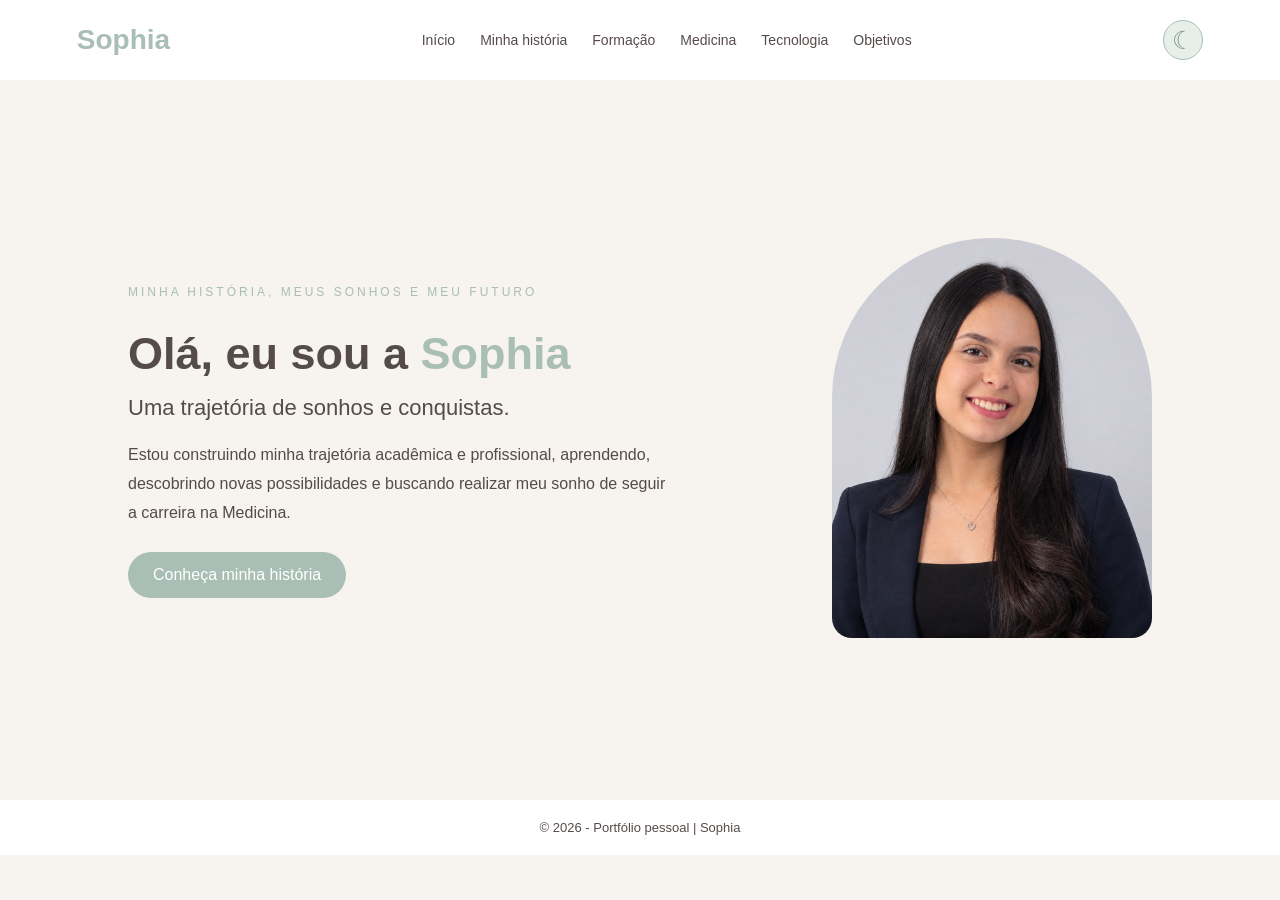
<file: index.html>
<!DOCTYPE html>
<html lang="pt-br">
<head>
    <meta charset="UTF-8">
    <meta name="viewport" content="width=device-width, initial-scale=1.0">

    <title>Meu Portfólio | Sophia</title>

    <link rel="stylesheet" href="css/style.css">
    <script src="js/script.js" defer></script>
</head>
<body>

    <!-- MENU DE NAVEGAÇÃO -->
    <header>
        <nav>
            <h2 class="logo">Sophia</h2>

            <ul>
                <li><a href="index.html">Início</a></li>
                <li><a href="historia.html">Minha história</a></li>
                <li><a href="formacao.html">Formação</a></li>
                <li><a href="medicina.html">Medicina</a></li>
                <li><a href="tecnologia.html">Tecnologia</a></li>
                <li><a href="objetivos.html">Objetivos</a></li>
            </ul>
        </nav>
    </header>

    <!-- APRESENTAÇÃO INICIAL -->
    <main>
        <section class="inicio">

            <div class="texto-inicio">
                <p class="subtitulo">MINHA HISTÓRIA, MEUS SONHOS E MEU FUTURO</p>

                <h1>Olá, eu sou a <span>Sophia</span></h1>

                <h2>Uma trajetória de sonhos e conquistas.</h2>

                <p>
                    Estou construindo minha trajetória acadêmica e
                    profissional, aprendendo, descobrindo novas
                    possibilidades e buscando realizar meu sonho
                    de seguir a carreira na Medicina.
                </p>

                <a href="historia.html" class="botao">
                    Conheça minha história
                </a>
            </div>

            <div class="foto-inicio">
                <img src="imagens/minha-foto.jpg" alt="Foto de Sophia">
            </div>

        </section>
    </main>

    <!-- RODAPÉ -->
    <footer>
        <p>© 2026 - Portfólio pessoal | Sophia</p>
    </footer>

</body>
</html>
</file>
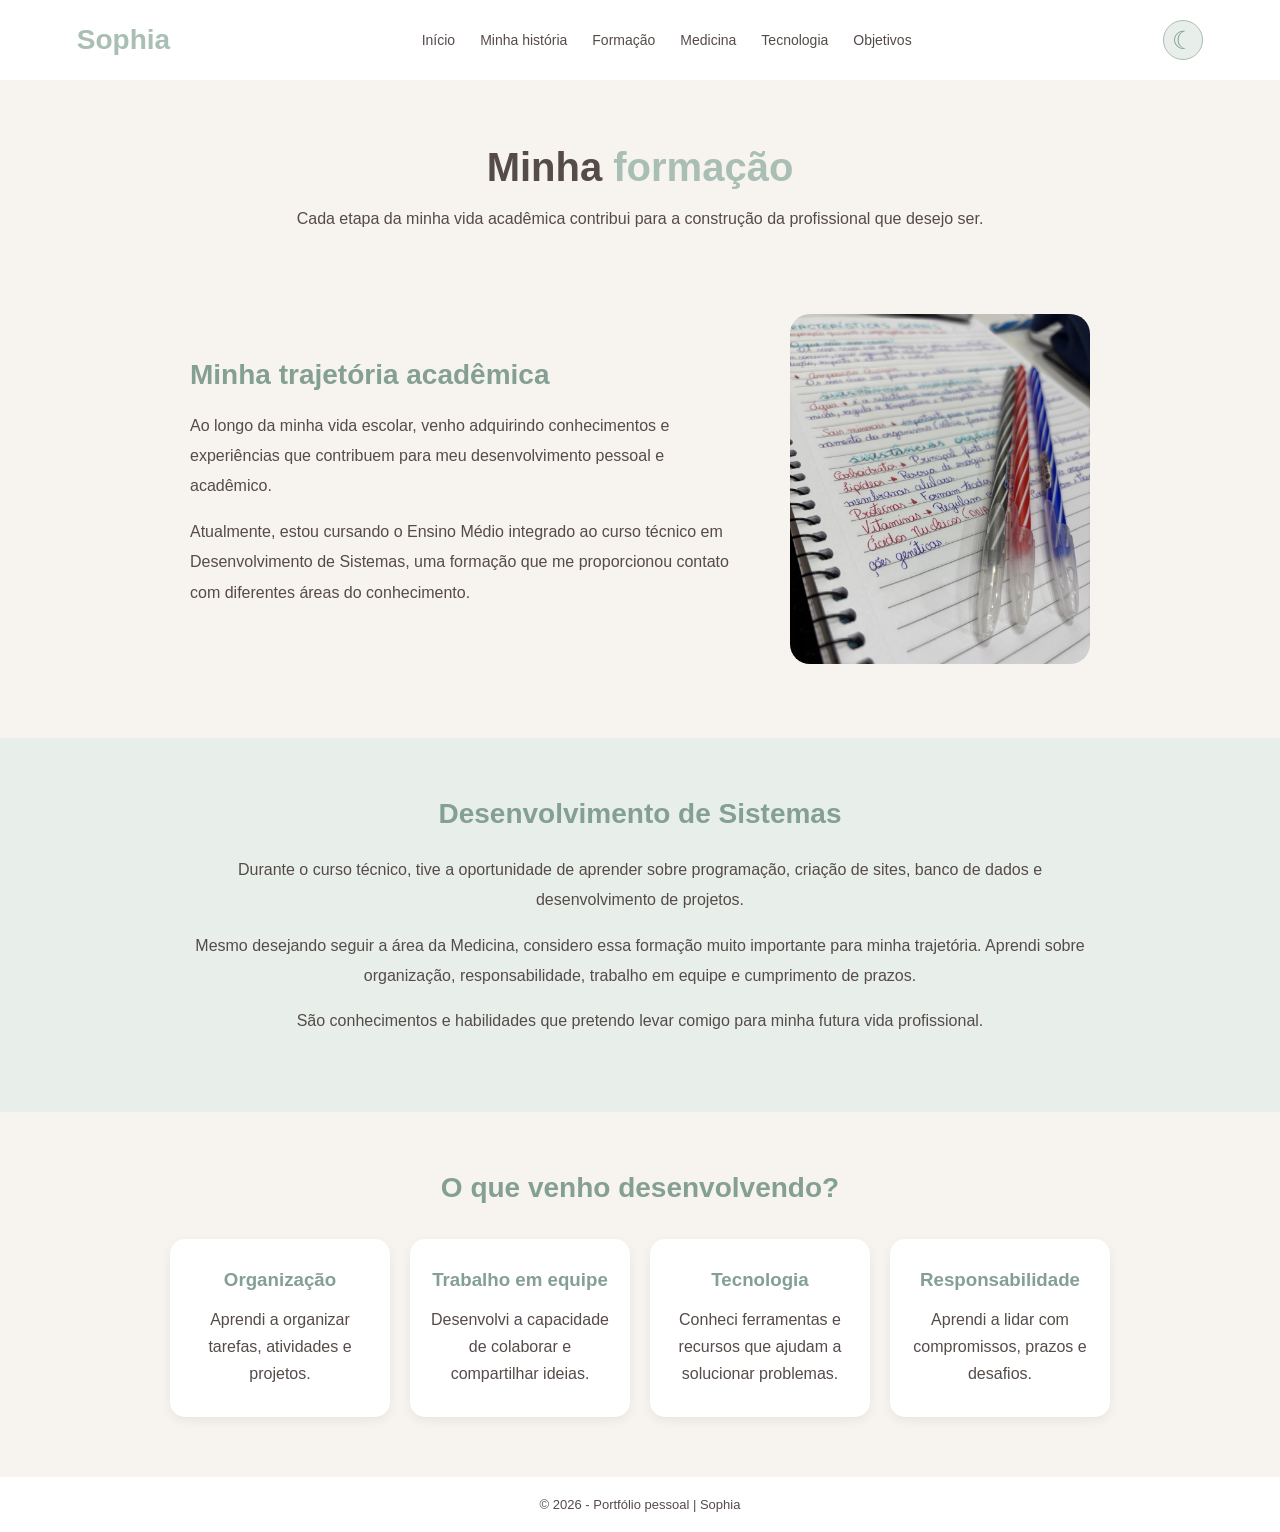
<file: formacao.html>
<!DOCTYPE html>
<html lang="pt-br">

<head>
    <meta charset="UTF-8">
    <meta name="viewport" content="width=device-width, initial-scale=1.0">
    <title>Minha Formação | Sophia</title>
    <link rel="stylesheet" href="css/style.css">
    <script src="js/script.js" defer></script>
</head>

<body>

    <!-- MENU -->
    <header>
        <nav>
            <h2 class="logo">Sophia</h2>

            <ul>
                <li><a href="index.html">Início</a></li>
                <li><a href="historia.html">Minha história</a></li>
                <li><a href="formacao.html">Formação</a></li>
                <li><a href="medicina.html">Medicina</a></li>
                <li><a href="tecnologia.html">Tecnologia</a></li>
                <li><a href="objetivos.html">Objetivos</a></li>
            </ul>
        </nav>
    </header>

    <main>

        <!-- TÍTULO -->
        <section class="titulo-pagina">
            <h1>Minha <span>formação</span></h1>

            <p>
                Cada etapa da minha vida acadêmica contribui
                para a construção da profissional que desejo ser.
            </p>
        </section>

        <!-- TRAJETÓRIA ESCOLAR -->
        <section class="formacao-escolar">

            <div class="texto-formacao">
                <h2>Minha trajetória acadêmica</h2>

                <p>
                    Ao longo da minha vida escolar, venho adquirindo
                    conhecimentos e experiências que contribuem
                    para meu desenvolvimento pessoal e acadêmico.
                </p>

                <p>
                    Atualmente, estou cursando o Ensino Médio
                    integrado ao curso técnico em Desenvolvimento
                    de Sistemas, uma formação que me proporcionou
                    contato com diferentes áreas do conhecimento.
                </p>
            </div>

            <div class="imagem-formacao">
                <img src="imagens/formacao.jpg"
                     alt="Minha trajetória de estudos">
            </div>

        </section>

        <!-- CURSO TÉCNICO -->
        <section class="curso-tecnico">

            <h2>Desenvolvimento de Sistemas</h2>

            <p>
                Durante o curso técnico, tive a oportunidade de
                aprender sobre programação, criação de sites,
                banco de dados e desenvolvimento de projetos.
            </p>

            <p>
                Mesmo desejando seguir a área da Medicina, considero
                essa formação muito importante para minha trajetória.
                Aprendi sobre organização, responsabilidade,
                trabalho em equipe e cumprimento de prazos.
            </p>

            <p>
                São conhecimentos e habilidades que pretendo levar
                comigo para minha futura vida profissional.
            </p>

        </section>

        <!-- APRENDIZADOS -->
        <section class="aprendizados">

            <h2>O que venho desenvolvendo?</h2>

            <div class="cards-aprendizados">

                <div class="card-aprendizado">
                    <h3>Organização</h3>
                    <p>
                        Aprendi a organizar tarefas, atividades
                        e projetos.
                    </p>
                </div>

                <div class="card-aprendizado">
                    <h3>Trabalho em equipe</h3>
                    <p>
                        Desenvolvi a capacidade de colaborar
                        e compartilhar ideias.
                    </p>
                </div>

                <div class="card-aprendizado">
                    <h3>Tecnologia</h3>
                    <p>
                        Conheci ferramentas e recursos que
                        ajudam a solucionar problemas.
                    </p>
                </div>

                <div class="card-aprendizado">
                    <h3>Responsabilidade</h3>
                    <p>
                        Aprendi a lidar com compromissos,
                        prazos e desafios.
                    </p>
                </div>

            </div>

        </section>

    </main>

    <!-- RODAPÉ -->
    <footer>
        <p>© 2026 - Portfólio pessoal | Sophia</p>
    </footer>

</body>
</html>
</file>
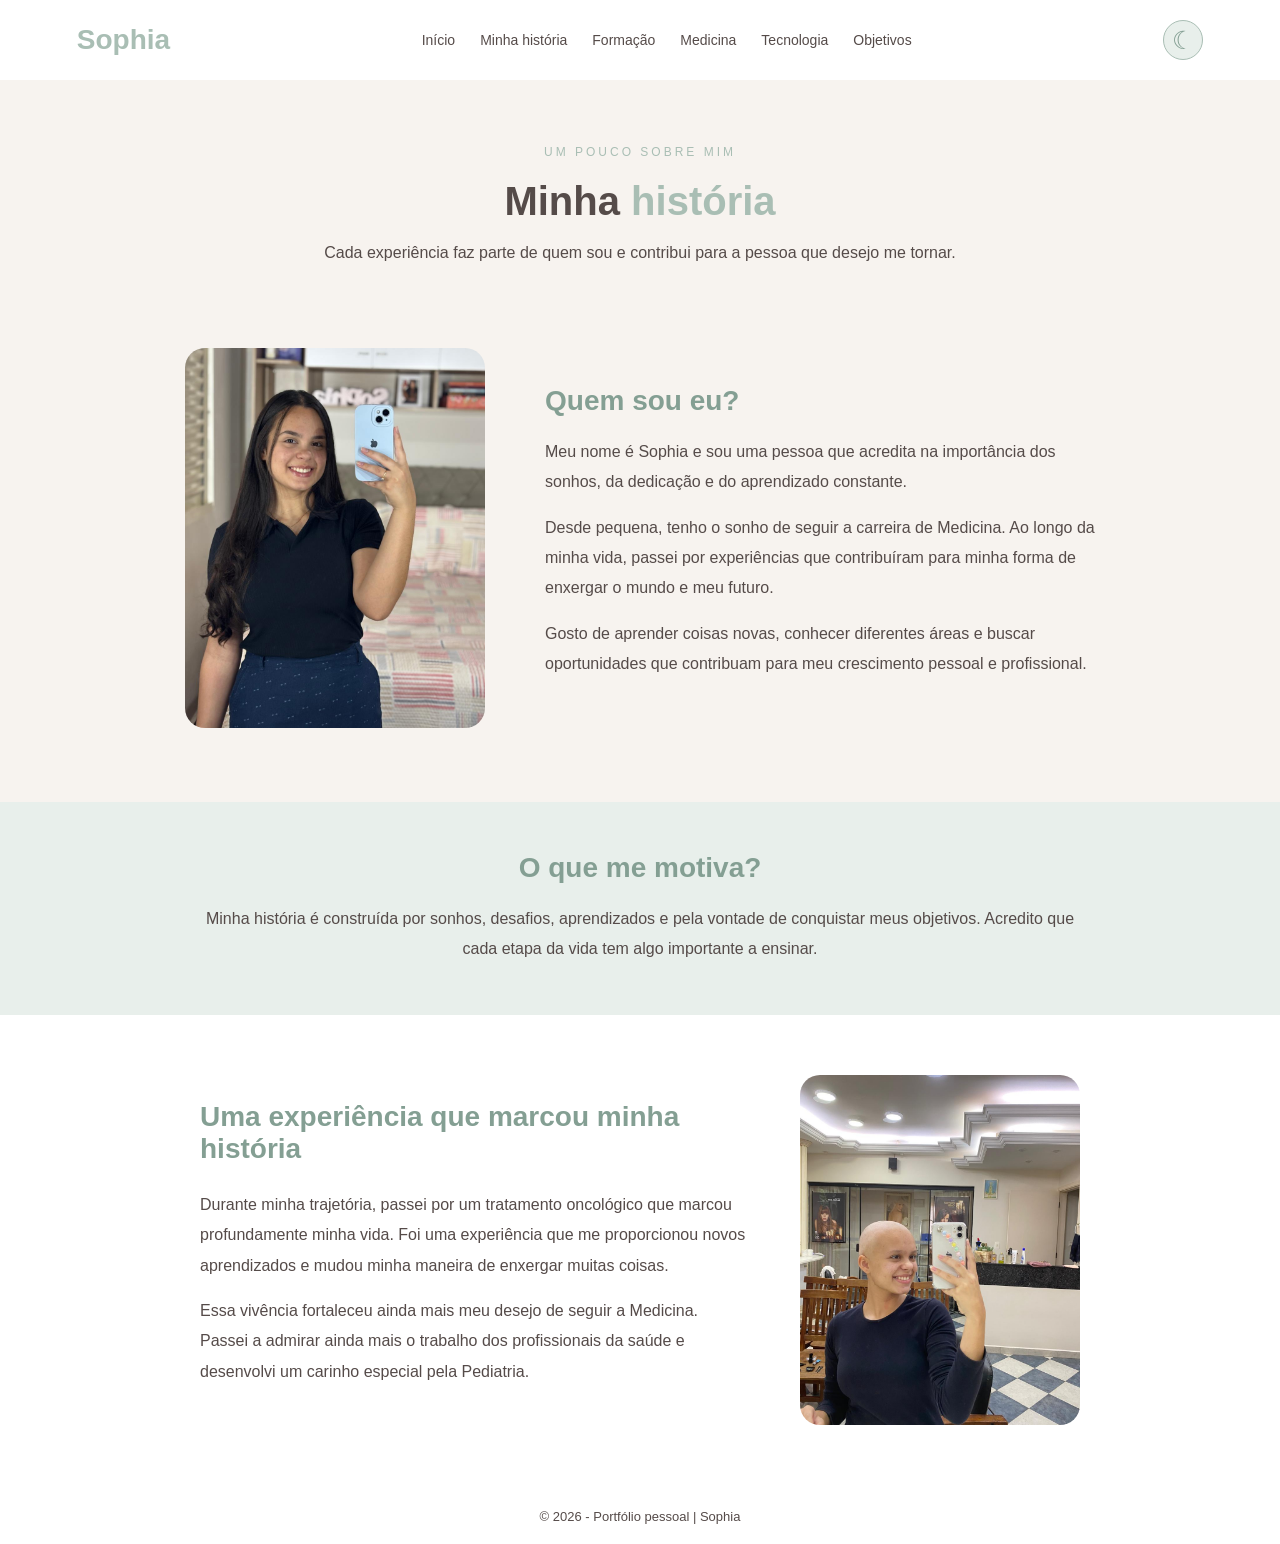
<file: historia.html>
<!DOCTYPE html>
<html lang="pt-br">
<head>
    <meta charset="UTF-8">
    <meta name="viewport" content="width=device-width, initial-scale=1.0">

    <title>Minha História | Sophia</title>

    <link rel="stylesheet" href="css/style.css">
    <script src="js/script.js" defer></script>
</head>
<body>

    <!-- MENU DE NAVEGAÇÃO -->
    <header>
        <nav>
            <h2 class="logo">Sophia</h2>

            <ul>
                <li><a href="index.html">Início</a></li>
                <li><a href="historia.html">Minha história</a></li>
                <li><a href="formacao.html">Formação</a></li>
                <li><a href="medicina.html">Medicina</a></li>
                <li><a href="tecnologia.html">Tecnologia</a></li>
                <li><a href="objetivos.html">Objetivos</a></li>
            </ul>
        </nav>
    </header>

    <!-- APRESENTAÇÃO -->
    <main>

        <section class="titulo-pagina">
            <p class="subtitulo">UM POUCO SOBRE MIM</p>

            <h1>Minha <span>história</span></h1>

            <p>
                Cada experiência faz parte de quem sou e
                contribui para a pessoa que desejo me tornar.
            </p>
        </section>

        <!-- SOBRE MIM -->
        <section class="sobre-mim">

            <div class="foto-historia">
                <img src="imagens/foto-historia.jpg" alt="Foto de Sophia">
            </div>

            <div class="texto-historia">

                <h2>Quem sou eu?</h2>

                <p>
                    Meu nome é Sophia e sou uma pessoa que acredita
                    na importância dos sonhos, da dedicação e do
                    aprendizado constante.
                </p>

                <p>
                    Desde pequena, tenho o sonho de seguir a carreira
                    de Medicina. Ao longo da minha vida, passei por
                    experiências que contribuíram para minha forma
                    de enxergar o mundo e meu futuro.
                </p>

                <p>
                    Gosto de aprender coisas novas, conhecer diferentes
                    áreas e buscar oportunidades que contribuam para
                    meu crescimento pessoal e profissional.
                </p>

            </div>

        </section>

        <!-- MINHA MOTIVAÇÃO -->
        <section class="motivacao">

            <h2>O que me motiva?</h2>

            <p>
                Minha história é construída por sonhos, desafios,
                aprendizados e pela vontade de conquistar meus
                objetivos. Acredito que cada etapa da vida tem
                algo importante a ensinar.
            </p>

        </section>

        
<!-- EXPERIÊNCIA PESSOAL -->
<section class="experiencia">

    <div class="texto-experiencia">

        <h2>Uma experiência que marcou minha história</h2>

        <p>
            Durante minha trajetória, passei por um tratamento
            oncológico que marcou profundamente minha vida.
            Foi uma experiência que me proporcionou novos
            aprendizados e mudou minha maneira de enxergar
            muitas coisas.
        </p>

        <p>
            Essa vivência fortaleceu ainda mais meu desejo de
            seguir a Medicina. Passei a admirar ainda mais o
            trabalho dos profissionais da saúde e desenvolvi
            um carinho especial pela Pediatria.
        </p>

    </div>

    <div class="foto-tratamento">
        <img src="imagens/foto-tratamento.jpg"
             alt="Registro de um momento do meu tratamento">
    </div>

</section>


        <!-- RODAPÉ -->
        <footer>
            <p>© 2026 - Portfólio pessoal | Sophia</p>
        </footer>

    </main>

</body>
</html>
</file>
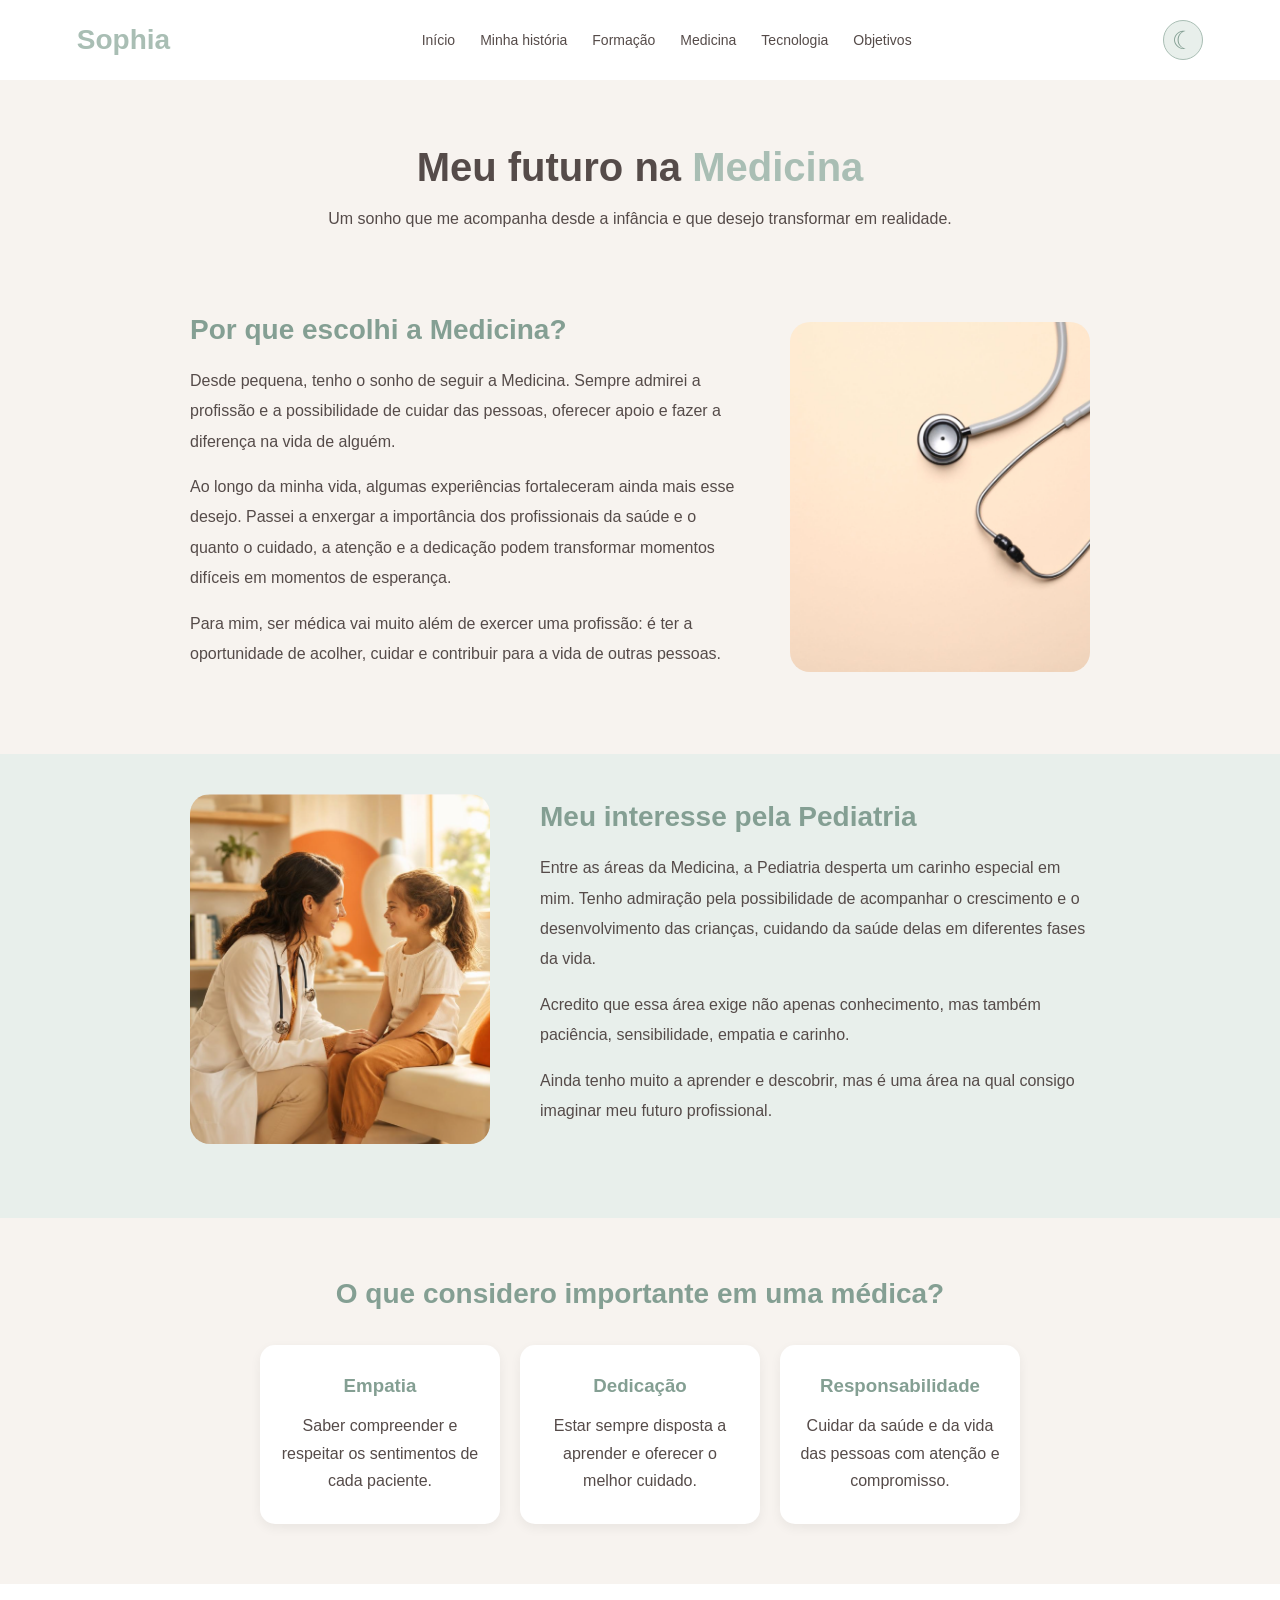
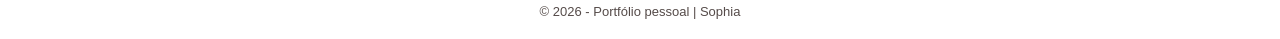
<file: medicina.html>
<!DOCTYPE html>
<html lang="pt-br">

<head>
    <meta charset="UTF-8">
    <meta name="viewport" content="width=device-width, initial-scale=1.0">
    <title>Meu Futuro na Medicina | Sophia</title>
    <link rel="stylesheet" href="css/style.css">
    <script src="js/script.js" defer></script>
</head>

<body>

    <!-- MENU -->
    <header>
        <nav>
            <h2 class="logo">Sophia</h2>

            <ul>
                <li><a href="index.html">Início</a></li>
                <li><a href="historia.html">Minha história</a></li>
                <li><a href="formacao.html">Formação</a></li>
                <li><a href="medicina.html">Medicina</a></li>
                <li><a href="tecnologia.html">Tecnologia</a></li>
                <li><a href="objetivos.html">Objetivos</a></li>
            </ul>
        </nav>
    </header>

    <main>

        <!-- TÍTULO -->
        <section class="titulo-pagina">
            <h1>Meu futuro na <span>Medicina</span></h1>

            <p>
                Um sonho que me acompanha desde a infância
                e que desejo transformar em realidade.
            </p>
        </section>

        <!-- MEU SONHO -->
        <section class="sonho-medicina">

            <div class="texto-sonho">
                <h2>Por que escolhi a Medicina?</h2>

                <p>
                    Desde pequena, tenho o sonho de seguir a
                    Medicina. Sempre admirei a profissão e a
                    possibilidade de cuidar das pessoas,
                    oferecer apoio e fazer a diferença na vida
                    de alguém.
                </p>

                <p>
                    Ao longo da minha vida, algumas experiências
                    fortaleceram ainda mais esse desejo. Passei
                    a enxergar a importância dos profissionais
                    da saúde e o quanto o cuidado, a atenção e
                    a dedicação podem transformar momentos
                    difíceis em momentos de esperança.
                </p>

                <p>
                    Para mim, ser médica vai muito além de
                    exercer uma profissão: é ter a oportunidade
                    de acolher, cuidar e contribuir para a vida
                    de outras pessoas.
                </p>
            </div>

            <div class="imagem-medicina">
                <img src="imagens/medicina.jpg"
                     alt="Imagem relacionada à Medicina">
            </div>

        </section>

        <!-- PEDIATRIA -->
        <section class="pediatria">

            <div class="imagem-pediatria">
                <img src="imagens/pediatria.jpg"
                     alt="Médica cuidando de uma criança">
            </div>

            <div class="texto-pediatria">
                <h2>Meu interesse pela Pediatria</h2>

                <p>
                    Entre as áreas da Medicina, a Pediatria
                    desperta um carinho especial em mim.
                    Tenho admiração pela possibilidade de
                    acompanhar o crescimento e o desenvolvimento
                    das crianças, cuidando da saúde delas em
                    diferentes fases da vida.
                </p>

                <p>
                    Acredito que essa área exige não apenas
                    conhecimento, mas também paciência,
                    sensibilidade, empatia e carinho.
                </p>

                <p>
                    Ainda tenho muito a aprender e descobrir,
                    mas é uma área na qual consigo imaginar
                    meu futuro profissional.
                </p>
            </div>

        </section>

        <!-- QUALIDADES -->
        <section class="qualidades-medicina">

            <h2>O que considero importante em uma médica?</h2>

            <div class="cards-qualidades">

                <div class="card-qualidade">
                    <h3>Empatia</h3>
                    <p>
                        Saber compreender e respeitar os
                        sentimentos de cada paciente.
                    </p>
                </div>

                <div class="card-qualidade">
                    <h3>Dedicação</h3>
                    <p>
                        Estar sempre disposta a aprender
                        e oferecer o melhor cuidado.
                    </p>
                </div>

                <div class="card-qualidade">
                    <h3>Responsabilidade</h3>
                    <p>
                        Cuidar da saúde e da vida das pessoas
                        com atenção e compromisso.
                    </p>
                </div>

            </div>

        </section>

    </main>

    <!-- RODAPÉ -->
    <footer>
        <p>© 2026 - Portfólio pessoal | Sophia</p>
    </footer>

</body>
</html>
</file>
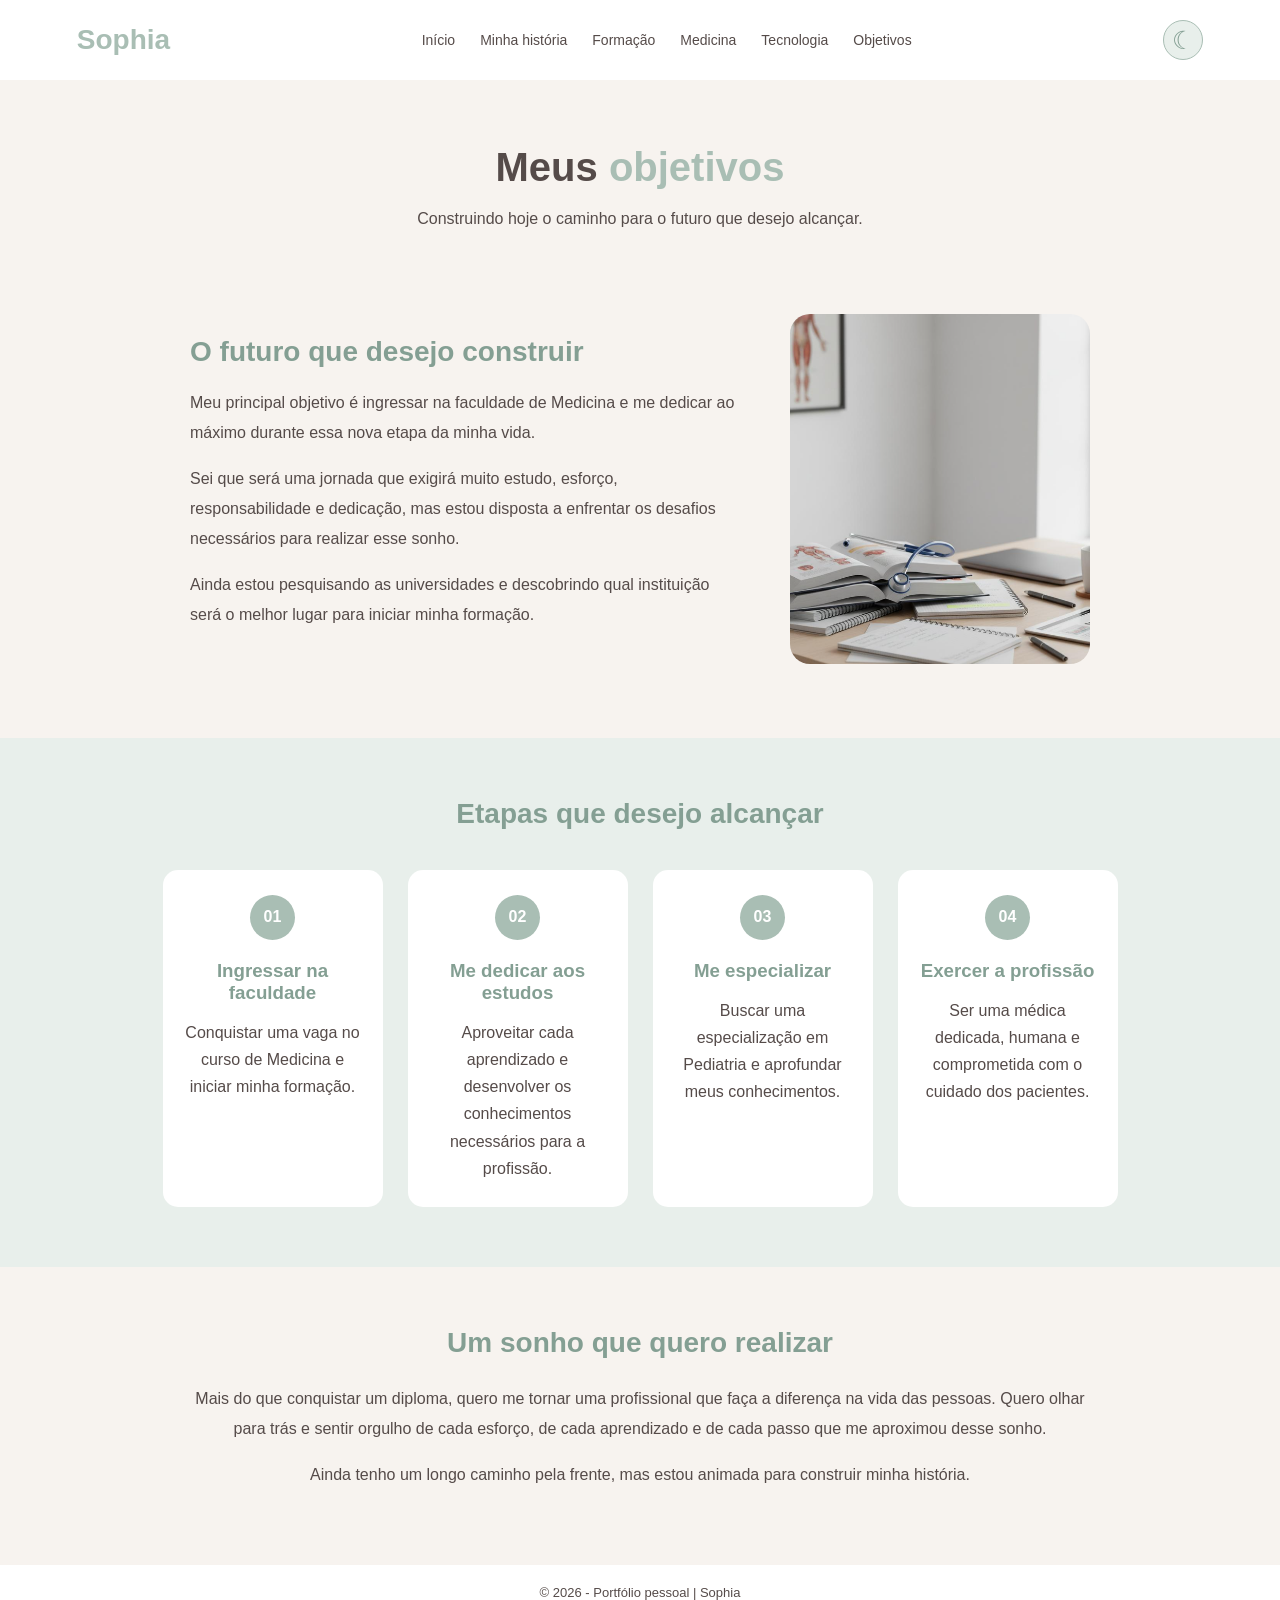
<file: objetivos.html>
<!DOCTYPE html>
<html lang="pt-br">

<head>
    <meta charset="UTF-8">
    <meta name="viewport" content="width=device-width, initial-scale=1.0">
    <title>Meus Objetivos | Sophia</title>
    <link rel="stylesheet" href="css/style.css">
    <script src="js/script.js" defer></script>
</head>

<body>

    <!-- MENU -->
    <header>
        <nav>
            <h2 class="logo">Sophia</h2>

            <ul>
                <li><a href="index.html">Início</a></li>
                <li><a href="historia.html">Minha história</a></li>
                <li><a href="formacao.html">Formação</a></li>
                <li><a href="medicina.html">Medicina</a></li>
                <li><a href="tecnologia.html">Tecnologia</a></li>
                <li><a href="objetivos.html">Objetivos</a></li>
            </ul>
        </nav>
    </header>

    <main>

        <!-- TÍTULO -->
        <section class="titulo-pagina">
            <h1>Meus <span>objetivos</span></h1>

            <p>
                Construindo hoje o caminho para o futuro
                que desejo alcançar.
            </p>
        </section>

        <!-- MEUS PLANOS -->
        <section class="planos-futuros">

            <div class="texto-planos">
                <h2>O futuro que desejo construir</h2>

                <p>
                    Meu principal objetivo é ingressar na faculdade
                    de Medicina e me dedicar ao máximo durante essa
                    nova etapa da minha vida.
                </p>

                <p>
                    Sei que será uma jornada que exigirá muito
                    estudo, esforço, responsabilidade e dedicação,
                    mas estou disposta a enfrentar os desafios
                    necessários para realizar esse sonho.
                </p>

                <p>
                    Ainda estou pesquisando as universidades e
                    descobrindo qual instituição será o melhor
                    lugar para iniciar minha formação.
                </p>
            </div>

            <div class="imagem-objetivos">
                <img src="imagens/objetivos.jpg"
                     alt="Imagem que representa meus sonhos e objetivos">
            </div>

        </section>

        <!-- ETAPAS -->
        <section class="etapas-futuro">

            <h2>Etapas que desejo alcançar</h2>

            <div class="linha-tempo">

                <div class="etapa">
                    <div class="numero-etapa">01</div>
                    <h3>Ingressar na faculdade</h3>
                    <p>
                        Conquistar uma vaga no curso de Medicina
                        e iniciar minha formação.
                    </p>
                </div>

                <div class="etapa">
                    <div class="numero-etapa">02</div>
                    <h3>Me dedicar aos estudos</h3>
                    <p>
                        Aproveitar cada aprendizado e desenvolver
                        os conhecimentos necessários para a profissão.
                    </p>
                </div>

                <div class="etapa">
                    <div class="numero-etapa">03</div>
                    <h3>Me especializar</h3>
                    <p>
                        Buscar uma especialização em Pediatria
                        e aprofundar meus conhecimentos.
                    </p>
                </div>

                <div class="etapa">
                    <div class="numero-etapa">04</div>
                    <h3>Exercer a profissão</h3>
                    <p>
                        Ser uma médica dedicada, humana e
                        comprometida com o cuidado dos pacientes.
                    </p>
                </div>

            </div>

        </section>

        <!-- MENSAGEM FINAL -->
        <section class="mensagem-final">

            <h2>Um sonho que quero realizar</h2>

            <p>
                Mais do que conquistar um diploma, quero me tornar
                uma profissional que faça a diferença na vida
                das pessoas. Quero olhar para trás e sentir orgulho
                de cada esforço, de cada aprendizado e de cada
                passo que me aproximou desse sonho.
            </p>

            <p>
                Ainda tenho um longo caminho pela frente, mas
                estou animada para construir minha história.
            </p>

        </section>

    </main>

    <!-- RODAPÉ -->
    <footer>
        <p>© 2026 - Portfólio pessoal | Sophia</p>
    </footer>

</body>
</html>
</file>
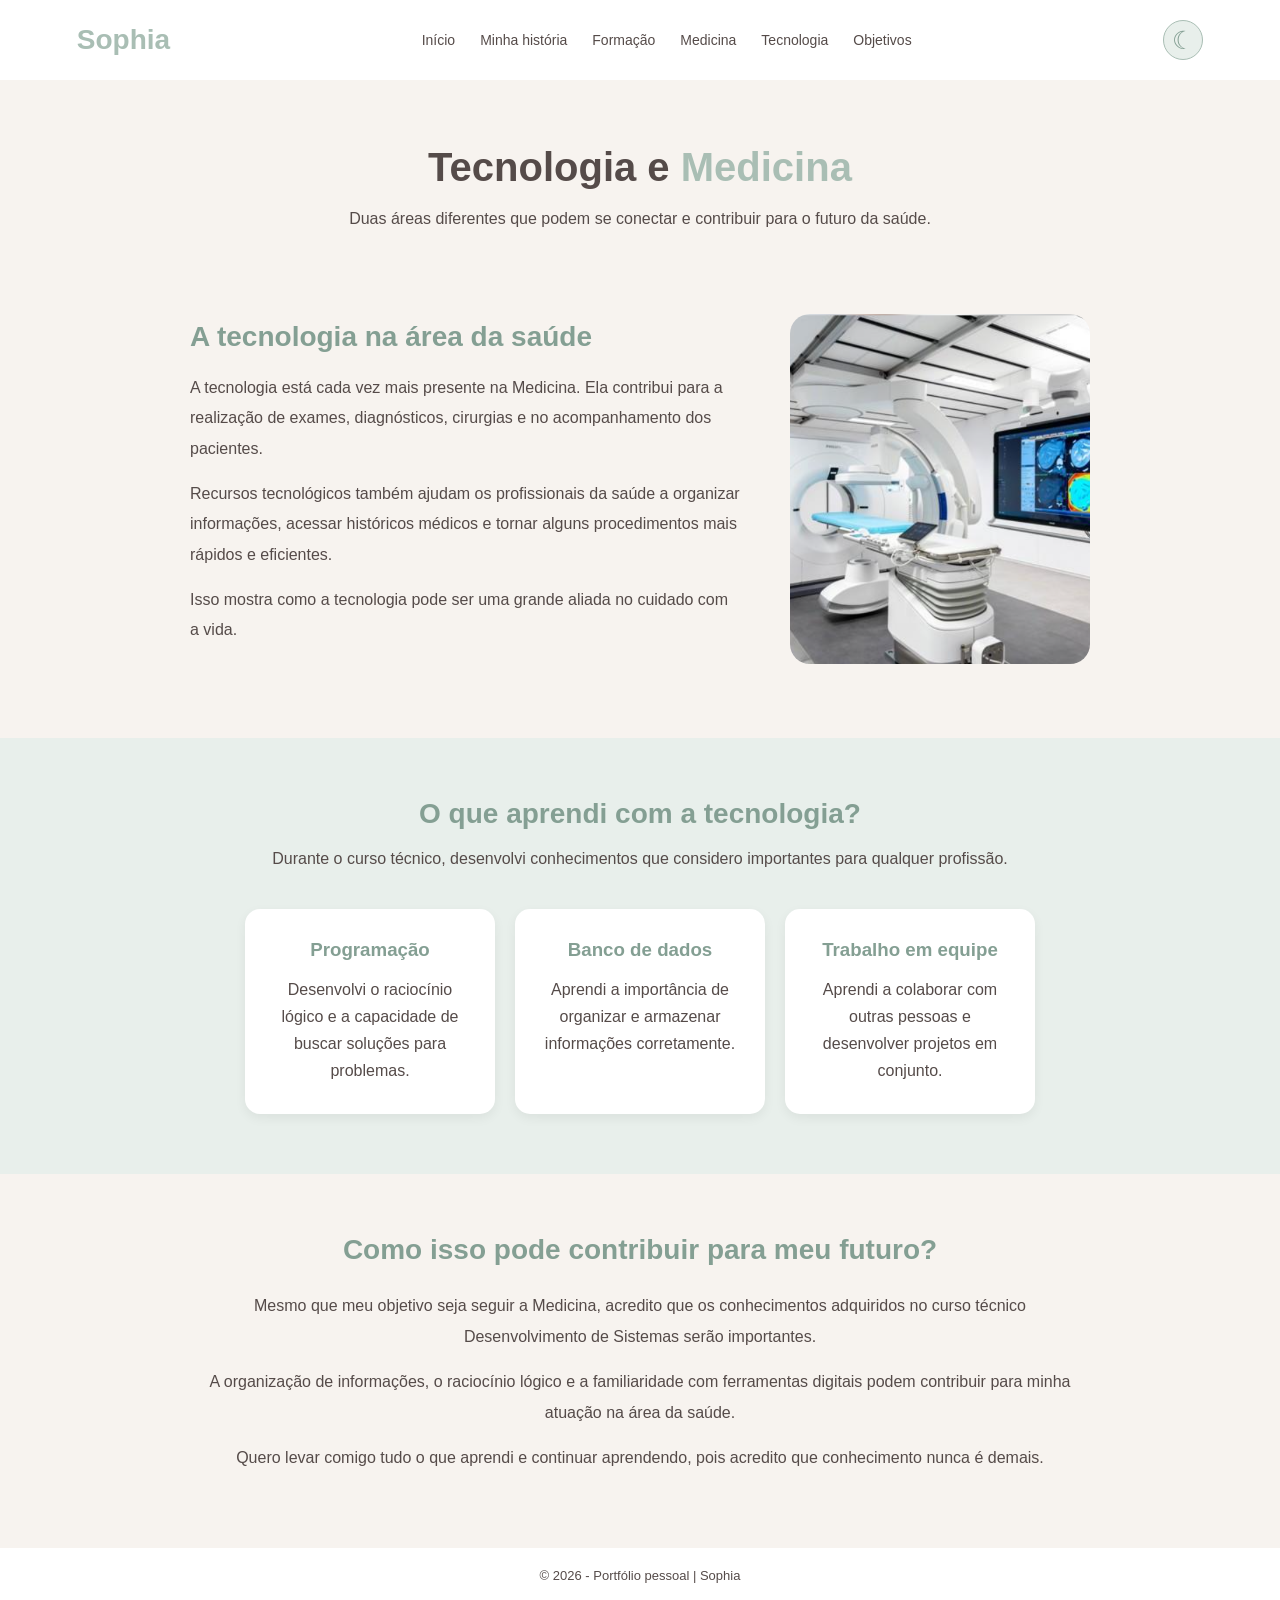
<file: tecnologia.html>
<!DOCTYPE html>
<html lang="pt-br">

<head>
    <meta charset="UTF-8">
    <meta name="viewport" content="width=device-width, initial-scale=1.0">
    <title>Tecnologia e Medicina | Sophia</title>
    <link rel="stylesheet" href="css/style.css">
    <script src="js/script.js" defer></script>
</head>

<body>

    <!-- MENU -->
    <header>
        <nav>
            <h2 class="logo">Sophia</h2>

            <ul>
                <li><a href="index.html">Início</a></li>
                <li><a href="historia.html">Minha história</a></li>
                <li><a href="formacao.html">Formação</a></li>
                <li><a href="medicina.html">Medicina</a></li>
                <li><a href="tecnologia.html">Tecnologia</a></li>
                <li><a href="objetivos.html">Objetivos</a></li>
            </ul>
        </nav>
    </header>

    <main>

        <!-- TÍTULO -->
        <section class="titulo-pagina">
            <h1>Tecnologia e <span>Medicina</span></h1>

            <p>
                Duas áreas diferentes que podem se conectar
                e contribuir para o futuro da saúde.
            </p>
        </section>

        <!-- TECNOLOGIA NA SAÚDE -->
        <section class="tecnologia-saude">

            <div class="texto-tecnologia">
                <h2>A tecnologia na área da saúde</h2>

                <p>
                    A tecnologia está cada vez mais presente na
                    Medicina. Ela contribui para a realização de
                    exames, diagnósticos, cirurgias e no acompanhamento
                    dos pacientes.
                </p>

                <p>
                    Recursos tecnológicos também ajudam os
                    profissionais da saúde a organizar informações,
                    acessar históricos médicos e tornar alguns
                    procedimentos mais rápidos e eficientes.
                </p>

                <p>
                    Isso mostra como a tecnologia pode ser uma
                    grande aliada no cuidado com a vida.
                </p>
            </div>

            <div class="imagem-tecnologia">
                <img src="imagens/tecnologia.jpg"
                     alt="Tecnologia aplicada à Medicina">
            </div>

        </section>

        <!-- O QUE APRENDI -->
        <section class="conhecimentos">

            <h2>O que aprendi com a tecnologia?</h2>

            <p class="introducao-conhecimentos">
                Durante o curso técnico, desenvolvi conhecimentos
                que considero importantes para qualquer profissão.
            </p>

            <div class="cards-conhecimentos">

                <div class="card-conhecimento">
                    <h3>Programação</h3>
                    <p>
                        Desenvolvi o raciocínio lógico e a capacidade
                        de buscar soluções para problemas.
                    </p>
                </div>

                <div class="card-conhecimento">
                    <h3>Banco de dados</h3>
                    <p>
                        Aprendi a importância de organizar e armazenar
                        informações corretamente.
                    </p>
                </div>

                <div class="card-conhecimento">
                    <h3>Trabalho em equipe</h3>
                    <p>
                        Aprendi a colaborar com outras pessoas
                        e desenvolver projetos em conjunto.
                    </p>
                </div>

            </div>

        </section>

        <!-- CONEXÃO COM A MEDICINA -->
        <section class="conexao-medicina">

            <h2>Como isso pode contribuir para meu futuro?</h2>

            <p>
                Mesmo que meu objetivo seja seguir a Medicina,
                acredito que os conhecimentos adquiridos no curso técnico
                Desenvolvimento de Sistemas serão importantes.
            </p>

            <p>
                A organização de informações, o raciocínio lógico
                e a familiaridade com ferramentas digitais podem
                contribuir para minha atuação na área da saúde.
            </p>

            <p>
                Quero levar comigo tudo o que aprendi e continuar
                aprendendo, pois acredito que conhecimento nunca
                é demais.
            </p>

        </section>

    </main>

    <!-- RODAPÉ -->
    <footer>
        <p>© 2026 - Portfólio pessoal | Sophia</p>
    </footer>

</body>
</html>
</file>
<file: css/style.css>
/* CONFIGURAÇÕES GERAIS */

* {
    margin: 0;
    padding: 0;
    box-sizing: border-box;
}

body {
    font-family: Arial, sans-serif;
    background-color: #F7F3EF;
    color: #554B49;
}

/* MENU */

header {
    background-color: #FFFFFF;
    padding: 20px 6%;
}

nav {
    display: flex;
    justify-content: space-between;
    align-items: center;
}

.logo {
    color: #A9BEB4;
    font-size: 28px;
}

nav ul {
    display: flex;
    list-style: none;
    gap: 25px;
}

nav ul li a {
    text-decoration: none;
    color: #554B49;
    font-size: 14px;
}

nav ul li a:hover {
    color: #A9BEB4;
}

/* PÁGINA INICIAL */

.inicio {
    min-height: 80vh;
    display: flex;
    align-items: center;
    justify-content: space-between;
    padding: 60px 10%;
    gap: 50px;
}

.texto-inicio {
    max-width: 550px;
}

.subtitulo {
    color: #A9BEB4;
    letter-spacing: 3px;
    font-size: 12px;
    margin-bottom: 20px;
}

.texto-inicio h1 {
    font-size: 45px;
    margin-bottom: 15px;
}

.texto-inicio h1 span {
    color: #A9BEB4;
}

.texto-inicio h2 {
    font-size: 22px;
    font-weight: normal;
    margin-bottom: 20px;
}

.texto-inicio p {
    line-height: 1.8;
    margin-bottom: 25px;
}

/* BOTÃO */

.botao {
    display: inline-block;
    background-color: #A9BEB4;
    color: white;
    padding: 14px 25px;
    border-radius: 25px;
    text-decoration: none;
}

.botao:hover {
    background-color: #849F93;
}

/* FOTO */

.foto-inicio img {
    width: 320px;
    height: 400px;
    object-fit: cover;
    border-radius: 160px 160px 20px 20px;
}

/* RODAPÉ */

footer {
    text-align: center;
    padding: 20px;
    background-color: #FFFFFF;
    font-size: 13px;
}

/* RESPONSIVIDADE */

@media (max-width: 900px) {

    nav {
        flex-direction: column;
        gap: 20px;
    }

    nav ul {
        flex-wrap: wrap;
        justify-content: center;
    }

    .inicio {
        flex-direction: column-reverse;
        text-align: center;
    }

    .foto-inicio img {
        max-width: 100%;
        height: auto;
    }

    .texto-inicio h1 {
        font-size: 35px;
    }
}


/* PÁGINA MINHA HISTÓRIA */

.titulo-pagina {
    text-align: center;
    padding: 65px 20px 40px;
}

.titulo-pagina h1 {
    font-size: 40px;
    margin-bottom: 15px;
}

.titulo-pagina h1 span {
    color: #A9BEB4;
}

.titulo-pagina > p:last-child {
    line-height: 1.8;
}

/* SOBRE MIM */

.sobre-mim {
    display: flex;
    align-items: center;
    justify-content: center;
    gap: 60px;
    padding: 40px 10% 70px;
}

.foto-historia img {
    width: 300px;
    height: 380px;
    object-fit: cover;
    border-radius: 20px;
}

.texto-historia {
    max-width: 550px;
}

.texto-historia h2 {
    font-size: 28px;
    margin-bottom: 20px;
    color: #849F93;
}

.texto-historia p {
    line-height: 1.9;
    margin-bottom: 15px;
}

/* MOTIVAÇÃO */

.motivacao {
    background-color: #E8EFEB;
    padding: 50px 15%;
    text-align: center;
}

.motivacao h2 {
    color: #849F93;
    margin-bottom: 20px;
    font-size: 28px;
}

.motivacao p {
    line-height: 1.9;
}

/* RESPONSIVIDADE */

@media (max-width: 900px) {

    .sobre-mim {
        flex-direction: column;
        text-align: center;
    }

    .foto-historia img {
        max-width: 100%;
    }

    .titulo-pagina h1 {
        font-size: 32px;
    }

}


/* EXPERIÊNCIA PESSOAL */

.experiencia {
    display: flex;
    align-items: center;
    justify-content: center;
    gap: 50px;
    padding: 60px 10%;
    background-color: #FFFFFF;
}

.texto-experiencia {
    max-width: 550px;
}

.texto-experiencia h2 {
    color: #849F93;
    font-size: 28px;
    margin-bottom: 25px;
}

.texto-experiencia p {
    line-height: 1.9;
    margin-bottom: 15px;
}

.foto-tratamento img {
    width: 280px;
    height: 350px;
    object-fit: cover;
    border-radius: 20px;
}

/* AJUSTE PARA CELULAR */

@media (max-width: 900px) {

    .experiencia {
        flex-direction: column;
        text-align: center;
    }

    .foto-tratamento img {
        max-width: 100%;
    }

}

/* PÁGINA FORMAÇÃO */

.formacao-escolar {
    display: flex;
    align-items: center;
    justify-content: center;
    gap: 50px;
    padding: 40px 10% 70px;
}

.texto-formacao {
    max-width: 550px;
}

.texto-formacao h2 {
    color: #849F93;
    font-size: 28px;
    margin-bottom: 20px;
}

.texto-formacao p {
    line-height: 1.9;
    margin-bottom: 15px;
}

.imagem-formacao img {
    width: 300px;
    height: 350px;
    object-fit: cover;
    border-radius: 20px;
}

.curso-tecnico {
    background-color: #E8EFEB;
    padding: 60px 15%;
    text-align: center;
}

.curso-tecnico h2 {
    color: #849F93;
    font-size: 28px;
    margin-bottom: 25px;
}

.curso-tecnico p {
    line-height: 1.9;
    margin-bottom: 15px;
}

.aprendizados {
    padding: 60px 10%;
    text-align: center;
}

.aprendizados h2 {
    color: #849F93;
    font-size: 28px;
    margin-bottom: 35px;
}

.cards-aprendizados {
    display: flex;
    justify-content: center;
    flex-wrap: wrap;
    gap: 20px;
}

.card-aprendizado {
    background-color: #FFFFFF;
    padding: 30px 20px;
    width: 220px;
    border-radius: 15px;
    box-shadow: 0 4px 12px rgba(0, 0, 0, 0.06);
}

.card-aprendizado h3 {
    color: #849F93;
    margin-bottom: 15px;
}

.card-aprendizado p {
    line-height: 1.7;
}

/* RESPONSIVIDADE */

@media (max-width: 900px) {

    .formacao-escolar {
        flex-direction: column;
        text-align: center;
    }

    .imagem-formacao img {
        max-width: 100%;
    }

    .curso-tecnico {
        padding: 50px 10%;
    }

}

/* PÁGINA MEDICINA */

.sonho-medicina,
.pediatria {
    display: flex;
    align-items: center;
    justify-content: center;
    gap: 50px;
    padding: 40px 10% 70px;
}

.texto-sonho,
.texto-pediatria {
    max-width: 550px;
}

.texto-sonho h2,
.texto-pediatria h2 {
    color: #849F93;
    font-size: 28px;
    margin-bottom: 20px;
}

.texto-sonho p,
.texto-pediatria p {
    line-height: 1.9;
    margin-bottom: 15px;
}

.imagem-medicina img,
.imagem-pediatria img {
    width: 300px;
    height: 350px;
    object-fit: cover;
    border-radius: 20px;
}

.pediatria {
    background-color: #E8EFEB;
}

.qualidades-medicina {
    padding: 60px 10%;
    text-align: center;
}

.qualidades-medicina h2 {
    color: #849F93;
    font-size: 28px;
    margin-bottom: 35px;
}

.cards-qualidades {
    display: flex;
    justify-content: center;
    flex-wrap: wrap;
    gap: 20px;
}

.card-qualidade {
    background-color: #FFFFFF;
    padding: 30px 20px;
    width: 240px;
    border-radius: 15px;
    box-shadow: 0 4px 12px rgba(0, 0, 0, 0.06);
}

.card-qualidade h3 {
    color: #849F93;
    margin-bottom: 15px;
}

.card-qualidade p {
    line-height: 1.7;
}

/* RESPONSIVIDADE */

@media (max-width: 900px) {

    .sonho-medicina,
    .pediatria {
        flex-direction: column;
        text-align: center;
    }

    .imagem-medicina img,
    .imagem-pediatria img {
        max-width: 100%;
    }

}

/* PÁGINA TECNOLOGIA */

.tecnologia-saude {
    display: flex;
    align-items: center;
    justify-content: center;
    gap: 50px;
    padding: 40px 10% 70px;
}

.texto-tecnologia {
    max-width: 550px;
}

.texto-tecnologia h2 {
    color: #849F93;
    font-size: 28px;
    margin-bottom: 20px;
}

.texto-tecnologia p {
    line-height: 1.9;
    margin-bottom: 15px;
}

.imagem-tecnologia img {
    width: 300px;
    height: 350px;
    object-fit: cover;
    border-radius: 20px;
}

.conhecimentos {
    background-color: #E8EFEB;
    padding: 60px 10%;
    text-align: center;
}

.conhecimentos h2 {
    color: #849F93;
    font-size: 28px;
    margin-bottom: 15px;
}

.introducao-conhecimentos {
    line-height: 1.8;
    margin-bottom: 35px;
}

.cards-conhecimentos {
    display: flex;
    justify-content: center;
    flex-wrap: wrap;
    gap: 20px;
}

.card-conhecimento {
    background-color: #FFFFFF;
    padding: 30px 20px;
    width: 250px;
    border-radius: 15px;
    box-shadow: 0 4px 12px rgba(0, 0, 0, 0.06);
}

.card-conhecimento h3 {
    color: #849F93;
    margin-bottom: 15px;
}

.card-conhecimento p {
    line-height: 1.7;
}

.conexao-medicina {
    padding: 60px 15%;
    text-align: center;
}

.conexao-medicina h2 {
    color: #849F93;
    font-size: 28px;
    margin-bottom: 25px;
}

.conexao-medicina p {
    line-height: 1.9;
    margin-bottom: 15px;
}

/* RESPONSIVIDADE */

@media (max-width: 900px) {

    .tecnologia-saude {
        flex-direction: column;
        text-align: center;
    }

    .imagem-tecnologia img {
        max-width: 100%;
    }

    .conexao-medicina {
        padding: 50px 10%;
    }

}

/* PÁGINA OBJETIVOS */

.planos-futuros {
    display: flex;
    align-items: center;
    justify-content: center;
    gap: 50px;
    padding: 40px 10% 70px;
}

.texto-planos {
    max-width: 550px;
}

.texto-planos h2 {
    color: #849F93;
    font-size: 28px;
    margin-bottom: 20px;
}

.texto-planos p {
    line-height: 1.9;
    margin-bottom: 15px;
}

.imagem-objetivos img {
    width: 300px;
    height: 350px;
    object-fit: cover;
    border-radius: 20px;
}

.etapas-futuro {
    background-color: #E8EFEB;
    padding: 60px 10%;
    text-align: center;
}

.etapas-futuro h2 {
    color: #849F93;
    font-size: 28px;
    margin-bottom: 40px;
}

.linha-tempo {
    display: flex;
    justify-content: center;
    flex-wrap: wrap;
    gap: 25px;
}

.etapa {
    background-color: #FFFFFF;
    padding: 25px 20px;
    width: 220px;
    border-radius: 15px;
}

.numero-etapa {
    background-color: #A9BEB4;
    color: #FFFFFF;
    width: 45px;
    height: 45px;
    border-radius: 50%;
    display: flex;
    align-items: center;
    justify-content: center;
    margin: 0 auto 20px;
    font-weight: bold;
}

.etapa h3 {
    color: #849F93;
    margin-bottom: 15px;
}

.etapa p {
    line-height: 1.7;
}

.mensagem-final {
    padding: 60px 15%;
    text-align: center;
}

.mensagem-final h2 {
    color: #849F93;
    font-size: 28px;
    margin-bottom: 25px;
}

.mensagem-final p {
    line-height: 1.9;
    margin-bottom: 15px;
}

/* RESPONSIVIDADE */

@media (max-width: 900px) {

    .planos-futuros {
        flex-direction: column;
        text-align: center;
    }

    .imagem-objetivos img {
        max-width: 100%;
    }

    .mensagem-final {
        padding: 50px 10%;
    }

}
.botao-tema {
    background-color: #E8EFEB;
    color: #849F93;
    border: 1px solid #A9BEB4;
    width: 40px;
    height: 40px;
    border-radius: 50%;
    cursor: pointer;
    font-size: 25px;
    display: flex;
    align-items: center;
    justify-content: center;
    transition: 0.3s;
}

.botao-tema:hover {
    background-color: #A9BEB4;
    transform: scale(1.08);
}

body.dark-mode .botao-tema {
    background-color: #343D39;
    color: #A9BEB4;
    border-color: #849F93;
}

/* TEMA ESCURO */

body.dark-mode {
    background-color: #252B29;
    color: #F7F3EF;
}

body.dark-mode header,
body.dark-mode footer,
body.dark-mode .card-aprendizado,
body.dark-mode .card-qualidade,
body.dark-mode .card-conhecimento,
body.dark-mode .etapa {
    background-color: #343D39;
}

body.dark-mode nav a {
    color: #F7F3EF;
}

body.dark-mode nav a:hover {
    color: #A9BEB4;
}

body.dark-mode .motivacao,
body.dark-mode .pediatria,
body.dark-mode .curso-tecnico,
body.dark-mode .conhecimentos,
body.dark-mode .etapas-futuro {
    background-color: #303A35;
}

body.dark-mode .experiencia {
    background-color: #252B29;
}

body.dark-mode .botao-tema {
    background-color: #A9BEB4;
    color: #252B29;
}

body.dark-mode h2,
body.dark-mode h3 {
    color: #A9BEB4;
}

body.dark-mode .numero-etapa {
    background-color: #849F93;
    color: #FFFFFF;
}
</file>
